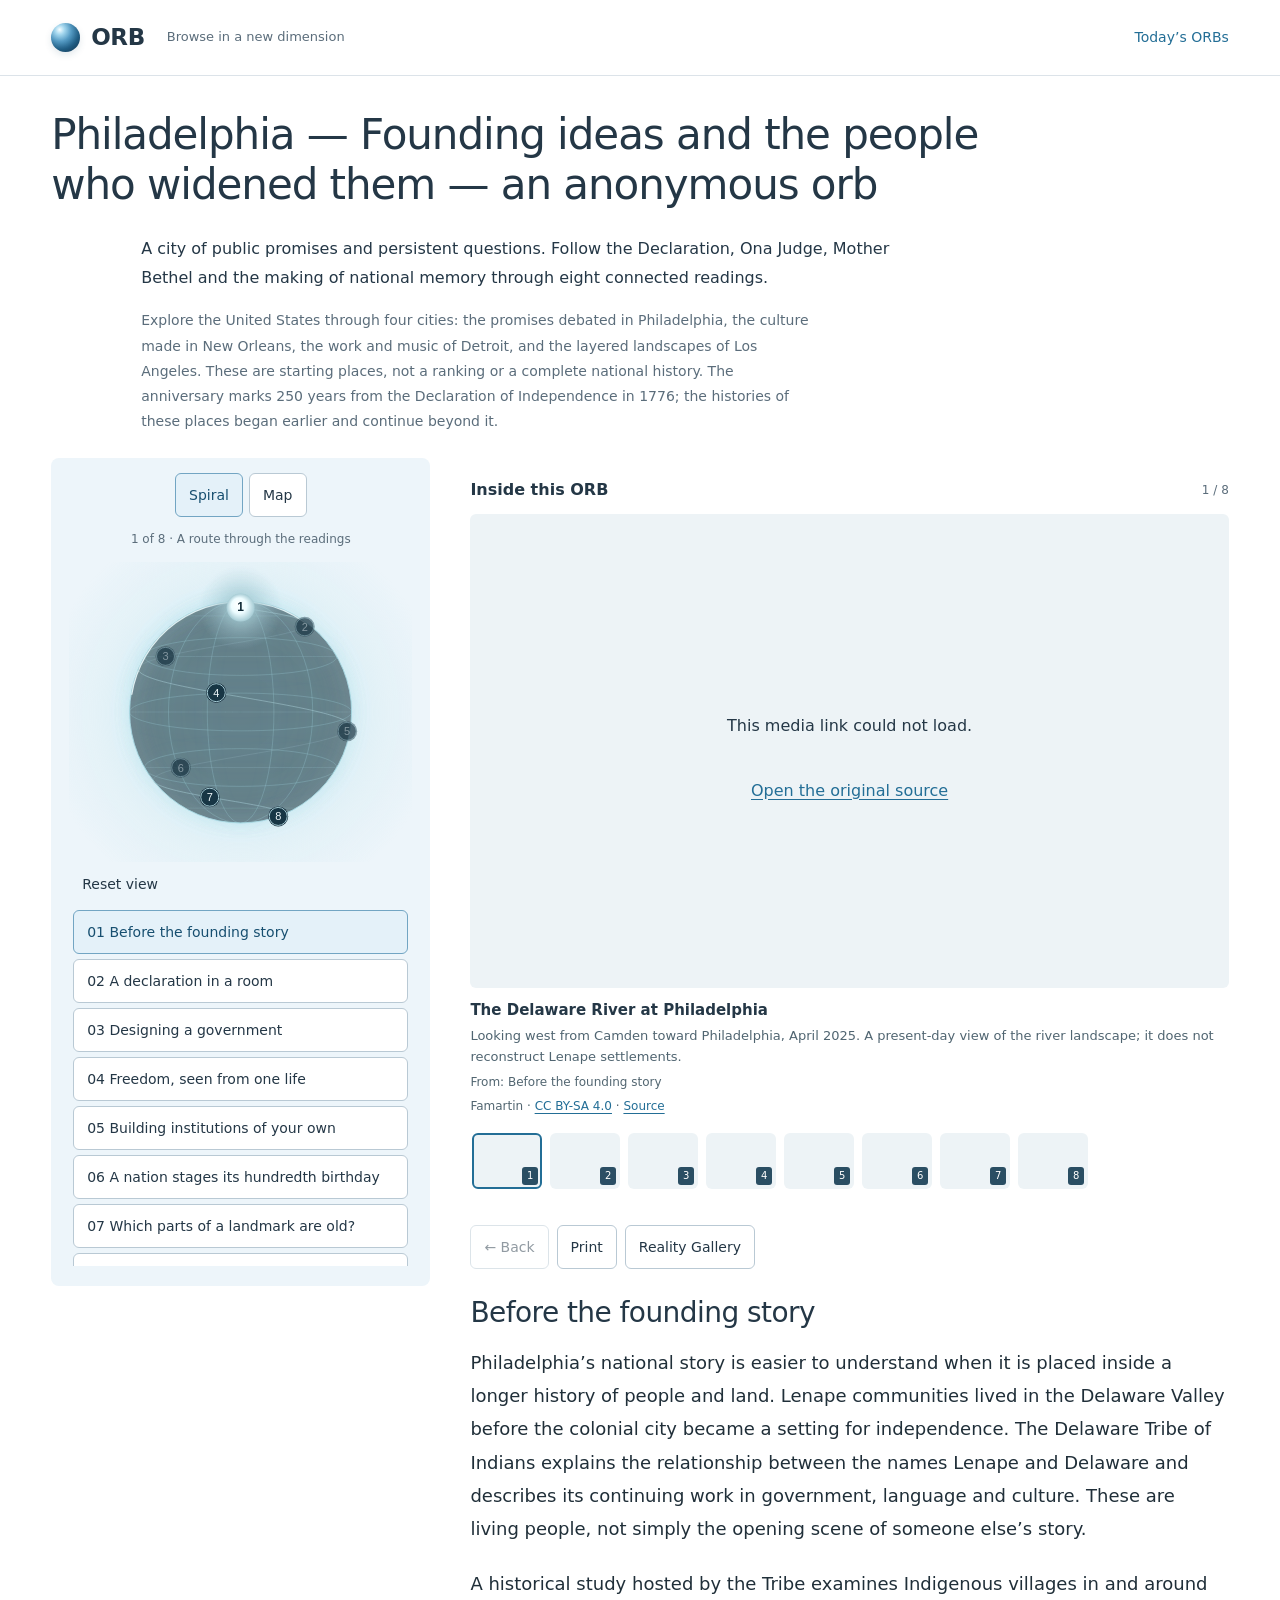
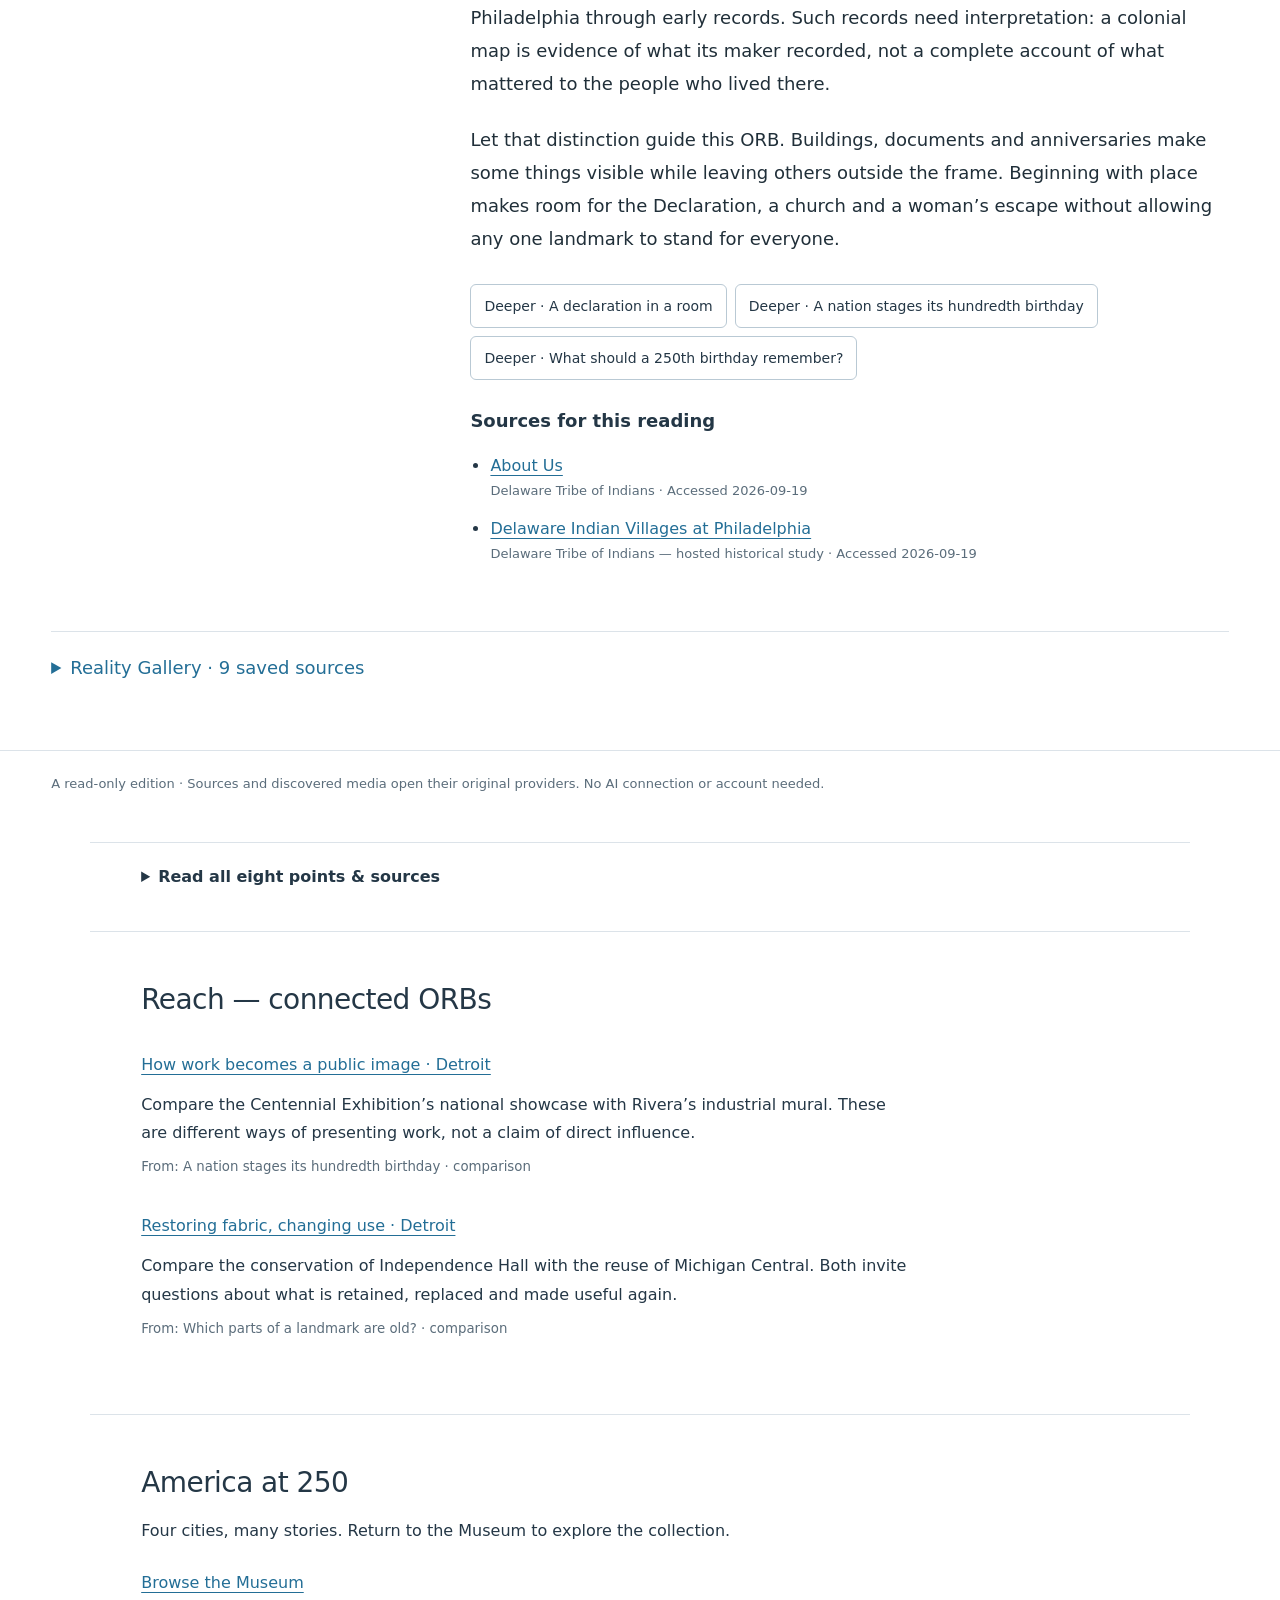
<file: index.html>
<!doctype html><html lang="en"><head><meta charset="utf-8"><meta name="viewport" content="width=device-width,initial-scale=1"><meta name="description" content="A city of public promises and persistent questions. Follow the Declaration, Ona Judge, Mother Bethel and the making of national memory through eight connected readings."><meta name="theme-color" content="#edf5fa"><title>Philadelphia — Founding ideas and the people who widened them · Orbiversity</title><link rel="stylesheet" href="museum-reader.css"><link rel="stylesheet" href="city-reader.css"><link rel="canonical" href="https://orbiversity.com/us250-philadelphia/"><link rel="icon" href="data:,">
<!-- orb-discovery:start -->
<meta property="og:site_name" content="Orbiversity">
<meta property="og:type" content="article">
<meta property="og:title" content="Philadelphia — Founding ideas and the people who widened them">
<meta property="og:description" content="A city of public promises and persistent questions. Follow the Declaration, Ona Judge, Mother Bethel and the making of national memory through eight connected readings.">
<meta property="og:url" content="https://orbiversity.com/us250-philadelphia/">
<meta property="og:image" content="https://orbiversity.com/us250-philadelphia/photo.jpg">
<meta property="og:image:alt" content="Philadelphia — Founding ideas and the people who widened them">
<meta name="twitter:card" content="summary_large_image">
<meta name="twitter:title" content="Philadelphia — Founding ideas and the people who widened them">
<meta name="twitter:description" content="A city of public promises and persistent questions. Follow the Declaration, Ona Judge, Mother Bethel and the making of national memory through eight connected readings.">
<meta name="twitter:image" content="https://orbiversity.com/us250-philadelphia/photo.jpg">
<meta name="twitter:image:alt" content="Philadelphia — Founding ideas and the people who widened them">
<script type="application/ld+json">{"@context":"https://schema.org","@type":"LearningResource","@id":"https://orbiversity.com/us250-philadelphia/#guide","url":"https://orbiversity.com/us250-philadelphia/","name":"Philadelphia — Founding ideas and the people who widened them","description":"A city of public promises and persistent questions. Follow the Declaration, Ona Judge, Mother Bethel and the making of national memory through eight connected readings.","inLanguage":"en","learningResourceType":"Interactive history guide","isAccessibleForFree":true,"image":"https://orbiversity.com/us250-philadelphia/photo.jpg","about":{"@type":"Place","name":"philadelphia"},"isPartOf":{"@type":"CollectionPage","name":"Orbiversity — HTML Orb Museum","url":"https://orbiversity.com/orb-archive/"},"datePublished":"2026-09-19"}</script>
<script type="module" src="https://orbiversity.com/orb-analytics.mjs"></script>
<!-- orb-discovery:end -->
</head><body><div id="static-reader"><header><a href="https://orbiversity.com/orb-archive/">Orbiversity</a><a href="https://orbiversity.com/orb-archive/#todays-orbs">Today’s ORBs</a></header><h1>Philadelphia — Founding ideas and the people who widened them</h1><section class="city-introduction"><p>A city of public promises and persistent questions. Follow the Declaration, Ona Judge, Mother Bethel and the making of national memory through eight connected readings.</p><p>Explore the United States through four cities: the promises debated in Philadelphia, the culture made in New Orleans, the work and music of Detroit, and the layered landscapes of Los Angeles. These are starting places, not a ranking or a complete national history. The anniversary marks 250 years from the Declaration of Independence in 1776; the histories of these places began earlier and continue beyond it.</p></section><nav class="city-static-index" aria-label="All eight readings"><a href="#us250-philadelphia-p01">Before the founding story</a><a href="#us250-philadelphia-p02">A declaration in a room</a><a href="#us250-philadelphia-p03">Designing a government</a><a href="#us250-philadelphia-p04">Freedom, seen from one life</a><a href="#us250-philadelphia-p05">Building institutions of your own</a><a href="#us250-philadelphia-p06">A nation stages its hundredth birthday</a><a href="#us250-philadelphia-p07">Which parts of a landmark are old?</a><a href="#us250-philadelphia-p08">What should a 250th birthday remember?</a></nav><div id="complete-readings"><article id="us250-philadelphia-p01" class="city-full-point"><h2>Before the founding story</h2><p>Philadelphia’s national story is easier to understand when it is placed inside a longer history of people and land. Lenape communities lived in the Delaware Valley before the colonial city became a setting for independence. The Delaware Tribe of Indians explains the relationship between the names Lenape and Delaware and describes its continuing work in government, language and culture. These are living people, not simply the opening scene of someone else’s story.</p><p>A historical study hosted by the Tribe examines Indigenous villages in and around Philadelphia through early records. Such records need interpretation: a colonial map is evidence of what its maker recorded, not a complete account of what mattered to the people who lived there.</p><p>Let that distinction guide this ORB. Buildings, documents and anniversaries make some things visible while leaving others outside the frame. Beginning with place makes room for the Declaration, a church and a woman’s escape without allowing any one landmark to stand for everyone.</p><h3>Sources for this reading</h3><ul class="city-sources"><li><a href="https://delawaretribe.org/about-us/">About Us</a><small>Delaware Tribe of Indians · Accessed 2026-09-19</small></li><li><a href="https://delawaretribe.org/wp-content/uploads/IndVillagesPhilly-Wes2.pdf">Delaware Indian Villages at Philadelphia</a><small>Delaware Tribe of Indians — hosted historical study · Accessed 2026-09-19</small></li></ul></article><article id="us250-philadelphia-p02" class="city-full-point"><h2>A declaration in a room</h2><p>On July 4, 1776, the Continental Congress adopted the Declaration of Independence. The familiar engrossed parchment was signed beginning on August 2; adoption and signing were related events, not one single moment. A document that seems fixed in a display case emerged through drafting, debate, printing and circulation.</p><p>Its political argument joined a claim about human equality to a statement that the colonies would be independent states. That combination helps explain its enduring importance: it announced a particular break with Britain while using language that later readers could apply more widely. Reading its words is different from assuming everyone in 1776 enjoyed the freedom they described.</p><p>For this collection, the useful question is what people did with a promise once it existed in public. Follow the Constitution to examine institutional design, or Ona Judge to encounter freedom as a decision made under danger. The distance between an ideal and a life is part of the history.</p><h3>Sources for this reading</h3><ul class="city-sources"><li><a href="https://www.archives.gov/milestone-documents/declaration-of-independence">Declaration of Independence (1776)</a><small>National Archives · Accessed 2026-09-19</small></li></ul></article><article id="us250-philadelphia-p03" class="city-full-point"><h2>Designing a government</h2><p>Declaring independence did not, by itself, specify how a national government would make laws, execute them or judge disputes. The Constitution signed in 1787 addressed a different task: assigning powers and creating institutions. Its first three articles establish legislative, executive and judicial branches. A reader can follow those divisions in the document itself rather than treating “the founders” as a single voice.</p><p>Institutional design also records limits and compromises. The original text included provisions protecting slavery’s interests, even without using the word slavery. A structure can distribute authority while still excluding people from its benefits. Later amendments are therefore part of the constitutional story, not merely footnotes to a finished achievement.</p><p>Try reading one provision as a practical arrangement: who receives power, who checks its exercise, and whose position is left unresolved? Philadelphia offers both an inspiring act of political invention and a document that invites close examination of what was built into it.</p><h3>Sources for this reading</h3><ul class="city-sources"><li><a href="https://www.archives.gov/milestone-documents/constitution">Constitution of the United States (1787)</a><small>National Archives · Accessed 2026-09-19</small></li></ul></article><article id="us250-philadelphia-p04" class="city-full-point"><h2>Freedom, seen from one life</h2><p>In May 1796, Ona Judge escaped enslavement at the President’s House in Philadelphia. She had served in George and Martha Washington’s household. The National Park Service traces her departure and subsequent life in New Hampshire, including the continuing threat posed by attempts to return her to slavery.</p><p>Her story changes the scale of the city’s founding narrative. Here, freedom is not a word on a public document or a quality attributed to an entire nation. It is something a person pursued, with consequences for her work, family and safety. Her survival and choices belong at the center of the account; the household she left supplies context rather than the sole reason she matters.</p><p>This reading does not depend on the contents of any present-day exhibition panel. It points to a documented life. Set it beside the Declaration and ask a precise question: what does the language of liberty look like when read from the position of someone denied it?</p><h3>Sources for this reading</h3><ul class="city-sources"><li><a href="https://home.nps.gov/articles/independence-oneyjudge.htm">Ona Judge Escapes to Freedom</a><small>National Park Service · Accessed 2026-09-19</small></li></ul></article><article id="us250-philadelphia-p05" class="city-full-point"><h2>Building institutions of your own</h2><p>Mother Bethel’s own history describes the conversion of a blacksmith’s shop into a place of worship and its dedication in 1794. The congregation’s successive buildings tell a story of institution-building: a community making durable space for religious life and collective purpose. Richard Allen’s role matters, but the congregation is more than the biography of one founder.</p><p>Sarah Allen widens the view. The National Park Service’s account connects her with care during Philadelphia’s yellow-fever crisis and with antislavery work. Attending to that work helps recover the households, relationships and practical support behind a public institution.</p><p>A useful way to read this history is to ask what people could accomplish together that they could not accomplish alone. A building provided a meeting place; sustained organization provided continuity. The city’s contribution to American civic life includes people creating their own institutions when existing ones denied them equal standing. Follow the sources to keep those contributions specific.</p><h3>Sources for this reading</h3><ul class="city-sources"><li><a href="https://motherbethel.org/mother-bethel-the-four-churches/">Mother Bethel: The Four Churches</a><small>Mother Bethel AME Church · Accessed 2026-09-19</small></li><li><a href="https://www.nps.gov/articles/000/inde-sarah-allen-1849.htm">Sarah Allen, 1849</a><small>National Park Service · Accessed 2026-09-19</small></li></ul></article><article id="us250-philadelphia-p06" class="city-full-point"><h2>A nation stages its hundredth birthday</h2><p>Philadelphia hosted the Centennial Exposition in 1876, one hundred years after the Declaration. The Library of Congress preserves photographs and other visual material from the exhibition. These offer an opportunity to examine how a country presents itself: what it displays, how it arranges a visitor’s attention, and what it treats as an achievement.</p><p>Choose one image from the collection and begin with what is actually visible. Is it a building, an exhibit, a crowd or a carefully arranged view? A photograph can document an object while also participating in the celebration around it. Its date, caption and maker help determine what it can support.</p><p>The interpretive question is larger than whether the exhibition looked impressive. Which version of the nation did it make easy to see? Which experiences would require a different source? An anniversary is itself a historical object. That idea will reappear in Detroit, where Rivera’s murals make work visible through an artist’s choices.</p><h3>Sources for this reading</h3><ul class="city-sources"><li><a href="https://www.loc.gov/free-to-use/centennial-exposition-1876/">Centennial Exposition, 1876</a><small>Library of Congress · Accessed 2026-09-19</small></li></ul></article><article id="us250-philadelphia-p07" class="city-full-point"><h2>Which parts of a landmark are old?</h2><p>Independence Hall is a historic building with a history of alteration and restoration. The National Park Service’s architectural account describes changes made after the founding period, including a nineteenth-century replacement of the tower and later efforts to recover earlier appearances. The building encountered by a visitor is not an untouched room preserved outside time.</p><p>That does not make it less valuable. It makes preservation another story to read. A restorer must decide which period to represent, which physical evidence to trust and how to handle missing fabric. An archival picture, a reconstructed feature and surviving material answer different questions.</p><p>Look at a dated image beside a present-day view and identify one feature whose history you can verify. This small exercise makes a large principle tangible: public memory is maintained through decisions. The people who preserve a landmark help shape how later generations encounter it, just as the people who once worked inside shaped its first meanings.</p><h3>Sources for this reading</h3><ul class="city-sources"><li><a href="https://www.nps.gov/inde/learn/historyculture/places-independencehall-architecture.htm">Independence Hall: Architecture</a><small>National Park Service · Accessed 2026-09-19</small></li></ul></article><article id="us250-philadelphia-p08" class="city-full-point"><h2>What should a 250th birthday remember?</h2><p>The 250-year anniversary invites a choice about attention. One possible celebration centers the achievement of independence. Another follows the ways people tried to widen the freedom it promised. The readings in this ORB suggest that these approaches can be held together through specific evidence rather than an uncomplicated verdict about the past.</p><p>You have encountered a national document, a government’s design, Ona Judge’s decision, a community institution and the later preservation of a founding landmark. They are different kinds of historical evidence. No single one can do the work of all the others.</p><p>Here is an editorial invitation, not a claim of public consensus: choose one person, object or place that deserves a larger role in the next telling of Philadelphia’s story. Explain what your source shows and what it leaves uncertain. A thoughtful celebration can express gratitude for what people made while remaining curious about who is still missing from the picture.</p><h3>Sources for this reading</h3><ul class="city-sources"><li><a href="https://www.archives.gov/milestone-documents/declaration-of-independence">Declaration of Independence (1776)</a><small>National Archives · Accessed 2026-09-19</small></li><li><a href="https://www.loc.gov/free-to-use/centennial-exposition-1876/">Centennial Exposition, 1876</a><small>Library of Congress · Accessed 2026-09-19</small></li></ul></article></div><section class="city-reaches"><h2>Reach — connected ORBs</h2><ul><li><a href="https://orbiversity.com/us250-detroit/#us250-detroit-p04">How work becomes a public image · Detroit</a><p>Compare the Centennial Exhibition’s national showcase with Rivera’s industrial mural. These are different ways of presenting work, not a claim of direct influence.</p><small>From: A nation stages its hundredth birthday · comparison</small></li><li><a href="https://orbiversity.com/us250-detroit/#us250-detroit-p07">Restoring fabric, changing use · Detroit</a><p>Compare the conservation of Independence Hall with the reuse of Michigan Central. Both invite questions about what is retained, replaced and made useful again.</p><small>From: Which parts of a landmark are old? · comparison</small></li></ul></section><section class="city-collection"><h2>America at 250</h2><p>Four cities, many stories. Return to the Museum to explore the collection.</p><a href="https://orbiversity.com/orb-archive/#todays-orbs">Browse the Museum</a></section></div><script type="application/json" id="orb-data">{"content":{"contentVersion":2,"title":"Philadelphia — Founding ideas and the people who widened them","scope":"A city of public promises and persistent questions. Follow the Declaration, Ona Judge, Mother Bethel and the making of national memory through eight connected readings.","visualQuery":"philadelphia","intent":{"subject":"Philadelphia — Founding ideas and the people who widened them","direction":"Explore eight city histories through people, places and evidence.","perspective":"A curious visitor to America at 250; celebration with historical context.","origins":{"subject":"stated","direction":"inferred","perspective":"inferred"}},"form":"explore","axes":{"x":{"negative":"","positive":"","active":false,"reason":"No unsupported spatial contrast or chronology is assigned."},"y":{"negative":"","positive":"","active":false,"reason":"No unsupported spatial contrast or chronology is assigned."},"z":{"negative":"","positive":"","active":false,"reason":"No unsupported spatial contrast or chronology is assigned."}},"readings":[{"id":"us250-philadelphia-p01","label":"Before the founding story","text":"Philadelphia’s national story is easier to understand when it is placed inside a longer history of people and land. Lenape communities lived in the Delaware Valley before the colonial city became a setting for independence. The Delaware Tribe of Indians explains the relationship between the names Lenape and Delaware and describes its continuing work in government, language and culture. These are living people, not simply the opening scene of someone else’s story.\n\nA historical study hosted by the Tribe examines Indigenous villages in and around Philadelphia through early records. Such records need interpretation: a colonial map is evidence of what its maker recorded, not a complete account of what mattered to the people who lived there.\n\nLet that distinction guide this ORB. Buildings, documents and anniversaries make some things visible while leaving others outside the frame. Beginning with place makes room for the Declaration, a church and a woman’s escape without allowing any one landmark to stand for everyone.","kind":"fact","speaker":"","learn":"","visualQuery":"Philadelphia Delaware River","visualBrief":{"subject":"Philadelphia Delaware River","context":"Real source imagery related to the named place or object. Read captions for date and exact subject.","role":"subject","avoid":"Generated portraits, generic substitute skylines or a modern photograph presented as historical evidence."},"coordinates":{"x":null,"y":null,"z":null},"placementReason":"Broad city/place context; entry to the authored reading tree.","parent":-1,"next":-1},{"id":"us250-philadelphia-p02","label":"A declaration in a room","text":"On July 4, 1776, the Continental Congress adopted the Declaration of Independence. The familiar engrossed parchment was signed beginning on August 2; adoption and signing were related events, not one single moment. A document that seems fixed in a display case emerged through drafting, debate, printing and circulation.\n\nIts political argument joined a claim about human equality to a statement that the colonies would be independent states. That combination helps explain its enduring importance: it announced a particular break with Britain while using language that later readers could apply more widely. Reading its words is different from assuming everyone in 1776 enjoyed the freedom they described.\n\nFor this collection, the useful question is what people did with a promise once it existed in public. Follow the Constitution to examine institutional design, or Ona Judge to encounter freedom as a decision made under danger. The distance between an ideal and a life is part of the history.","kind":"fact","speaker":"","learn":"","visualQuery":"Independence Hall Philadelphia","visualBrief":{"subject":"Independence Hall Philadelphia","context":"Real source imagery related to the named place or object. Read captions for date and exact subject.","role":"subject","avoid":"Generated portraits, generic substitute skylines or a modern photograph presented as historical evidence."},"coordinates":{"x":null,"y":null,"z":null},"placementReason":"A named case within the city context or its stated broader point.","parent":0,"next":-1},{"id":"us250-philadelphia-p03","label":"Designing a government","text":"Declaring independence did not, by itself, specify how a national government would make laws, execute them or judge disputes. The Constitution signed in 1787 addressed a different task: assigning powers and creating institutions. Its first three articles establish legislative, executive and judicial branches. A reader can follow those divisions in the document itself rather than treating “the founders” as a single voice.\n\nInstitutional design also records limits and compromises. The original text included provisions protecting slavery’s interests, even without using the word slavery. A structure can distribute authority while still excluding people from its benefits. Later amendments are therefore part of the constitutional story, not merely footnotes to a finished achievement.\n\nTry reading one provision as a practical arrangement: who receives power, who checks its exercise, and whose position is left unresolved? Philadelphia offers both an inspiring act of political invention and a document that invites close examination of what was built into it.","kind":"fact","speaker":"","learn":"","visualQuery":"United States Constitution document","visualBrief":{"subject":"United States Constitution document","context":"Real source imagery related to the named place or object. Read captions for date and exact subject.","role":"subject","avoid":"Generated portraits, generic substitute skylines or a modern photograph presented as historical evidence."},"coordinates":{"x":null,"y":null,"z":null},"placementReason":"A named case within the city context or its stated broader point.","parent":1,"next":-1},{"id":"us250-philadelphia-p04","label":"Freedom, seen from one life","text":"In May 1796, Ona Judge escaped enslavement at the President’s House in Philadelphia. She had served in George and Martha Washington’s household. The National Park Service traces her departure and subsequent life in New Hampshire, including the continuing threat posed by attempts to return her to slavery.\n\nHer story changes the scale of the city’s founding narrative. Here, freedom is not a word on a public document or a quality attributed to an entire nation. It is something a person pursued, with consequences for her work, family and safety. Her survival and choices belong at the center of the account; the household she left supplies context rather than the sole reason she matters.\n\nThis reading does not depend on the contents of any present-day exhibition panel. It points to a documented life. Set it beside the Declaration and ask a precise question: what does the language of liberty look like when read from the position of someone denied it?","kind":"fact","speaker":"","learn":"","visualQuery":"Presidents House Philadelphia","visualBrief":{"subject":"Presidents House Philadelphia","context":"Real source imagery related to the named place or object. Read captions for date and exact subject.","role":"subject","avoid":"Generated portraits, generic substitute skylines or a modern photograph presented as historical evidence."},"coordinates":{"x":null,"y":null,"z":null},"placementReason":"A named case within the city context or its stated broader point.","parent":1,"next":-1},{"id":"us250-philadelphia-p05","label":"Building institutions of your own","text":"Mother Bethel’s own history describes the conversion of a blacksmith’s shop into a place of worship and its dedication in 1794. The congregation’s successive buildings tell a story of institution-building: a community making durable space for religious life and collective purpose. Richard Allen’s role matters, but the congregation is more than the biography of one founder.\n\nSarah Allen widens the view. The National Park Service’s account connects her with care during Philadelphia’s yellow-fever crisis and with antislavery work. Attending to that work helps recover the households, relationships and practical support behind a public institution.\n\nA useful way to read this history is to ask what people could accomplish together that they could not accomplish alone. A building provided a meeting place; sustained organization provided continuity. The city’s contribution to American civic life includes people creating their own institutions when existing ones denied them equal standing. Follow the sources to keep those contributions specific.","kind":"fact","speaker":"","learn":"","visualQuery":"Mother Bethel Philadelphia","visualBrief":{"subject":"Mother Bethel Philadelphia","context":"Real source imagery related to the named place or object. Read captions for date and exact subject.","role":"subject","avoid":"Generated portraits, generic substitute skylines or a modern photograph presented as historical evidence."},"coordinates":{"x":null,"y":null,"z":null},"placementReason":"A named case within the city context or its stated broader point.","parent":1,"next":-1},{"id":"us250-philadelphia-p06","label":"A nation stages its hundredth birthday","text":"Philadelphia hosted the Centennial Exposition in 1876, one hundred years after the Declaration. The Library of Congress preserves photographs and other visual material from the exhibition. These offer an opportunity to examine how a country presents itself: what it displays, how it arranges a visitor’s attention, and what it treats as an achievement.\n\nChoose one image from the collection and begin with what is actually visible. Is it a building, an exhibit, a crowd or a carefully arranged view? A photograph can document an object while also participating in the celebration around it. Its date, caption and maker help determine what it can support.\n\nThe interpretive question is larger than whether the exhibition looked impressive. Which version of the nation did it make easy to see? Which experiences would require a different source? An anniversary is itself a historical object. That idea will reappear in Detroit, where Rivera’s murals make work visible through an artist’s choices.","kind":"fact","speaker":"","learn":"","visualQuery":"Philadelphia Centennial Exhibition 1876","visualBrief":{"subject":"Philadelphia Centennial Exhibition 1876","context":"Real source imagery related to the named place or object. Read captions for date and exact subject.","role":"subject","avoid":"Generated portraits, generic substitute skylines or a modern photograph presented as historical evidence."},"coordinates":{"x":null,"y":null,"z":null},"placementReason":"A named case within the city context or its stated broader point.","parent":0,"next":-1},{"id":"us250-philadelphia-p07","label":"Which parts of a landmark are old?","text":"Independence Hall is a historic building with a history of alteration and restoration. The National Park Service’s architectural account describes changes made after the founding period, including a nineteenth-century replacement of the tower and later efforts to recover earlier appearances. The building encountered by a visitor is not an untouched room preserved outside time.\n\nThat does not make it less valuable. It makes preservation another story to read. A restorer must decide which period to represent, which physical evidence to trust and how to handle missing fabric. An archival picture, a reconstructed feature and surviving material answer different questions.\n\nLook at a dated image beside a present-day view and identify one feature whose history you can verify. This small exercise makes a large principle tangible: public memory is maintained through decisions. The people who preserve a landmark help shape how later generations encounter it, just as the people who once worked inside shaped its first meanings.","kind":"fact","speaker":"","learn":"","visualQuery":"Independence Hall tower","visualBrief":{"subject":"Independence Hall tower","context":"Real source imagery related to the named place or object. Read captions for date and exact subject.","role":"subject","avoid":"Generated portraits, generic substitute skylines or a modern photograph presented as historical evidence."},"coordinates":{"x":null,"y":null,"z":null},"placementReason":"A named case within the city context or its stated broader point.","parent":5,"next":-1},{"id":"us250-philadelphia-p08","label":"What should a 250th birthday remember?","text":"The 250-year anniversary invites a choice about attention. One possible celebration centers the achievement of independence. Another follows the ways people tried to widen the freedom it promised. The readings in this ORB suggest that these approaches can be held together through specific evidence rather than an uncomplicated verdict about the past.\n\nYou have encountered a national document, a government’s design, Ona Judge’s decision, a community institution and the later preservation of a founding landmark. They are different kinds of historical evidence. No single one can do the work of all the others.\n\nHere is an editorial invitation, not a claim of public consensus: choose one person, object or place that deserves a larger role in the next telling of Philadelphia’s story. Explain what your source shows and what it leaves uncertain. A thoughtful celebration can express gratitude for what people made while remaining curious about who is still missing from the picture.","kind":"interpretation","speaker":"","learn":"","visualQuery":"Philadelphia public square","visualBrief":{"subject":"Philadelphia public square","context":"Real source imagery related to the named place or object. Read captions for date and exact subject.","role":"subject","avoid":"Generated portraits, generic substitute skylines or a modern photograph presented as historical evidence."},"coordinates":{"x":null,"y":null,"z":null},"placementReason":"A named case within the city context or its stated broader point.","parent":0,"next":-1}],"edges":[{"from":"us250-philadelphia-p01","to":"us250-philadelphia-p02","relation":"contains","reason":"A specific case within this city’s layered place history.","basis":"interpretation"},{"from":"us250-philadelphia-p02","to":"us250-philadelphia-p03","relation":"contains","reason":"A deeper case within the broader reading.","basis":"interpretation"},{"from":"us250-philadelphia-p02","to":"us250-philadelphia-p04","relation":"contains","reason":"A deeper case within the broader reading.","basis":"interpretation"},{"from":"us250-philadelphia-p02","to":"us250-philadelphia-p05","relation":"contains","reason":"A deeper case within the broader reading.","basis":"interpretation"},{"from":"us250-philadelphia-p01","to":"us250-philadelphia-p06","relation":"contains","reason":"A specific case within this city’s layered place history.","basis":"interpretation"},{"from":"us250-philadelphia-p06","to":"us250-philadelphia-p07","relation":"contains","reason":"A deeper case within the broader reading.","basis":"interpretation"},{"from":"us250-philadelphia-p01","to":"us250-philadelphia-p08","relation":"contains","reason":"A specific case within this city’s layered place history.","basis":"interpretation"}],"speakers":[],"seam":{"title":"","text":"","readings":[]},"theme":{"accent":"mist","atmosphere":"The shared Orbiversity pale blue studio."},"courseOrder":[],"neighbors":[],"sources":[{"title":"About Us","url":"https://delawaretribe.org/about-us/","publisher":"Delaware Tribe of Indians","readings":[0]},{"title":"Delaware Indian Villages at Philadelphia","url":"https://delawaretribe.org/wp-content/uploads/IndVillagesPhilly-Wes2.pdf","publisher":"Delaware Tribe of Indians — hosted historical study","readings":[0]},{"title":"Declaration of Independence (1776)","url":"https://www.archives.gov/milestone-documents/declaration-of-independence","publisher":"National Archives","readings":[1,7]},{"title":"Constitution of the United States (1787)","url":"https://www.archives.gov/milestone-documents/constitution","publisher":"National Archives","readings":[2]},{"title":"Ona Judge Escapes to Freedom","url":"https://home.nps.gov/articles/independence-oneyjudge.htm","publisher":"National Park Service","readings":[3]},{"title":"Mother Bethel: The Four Churches","url":"https://motherbethel.org/mother-bethel-the-four-churches/","publisher":"Mother Bethel AME Church","readings":[4]},{"title":"Sarah Allen, 1849","url":"https://www.nps.gov/articles/000/inde-sarah-allen-1849.htm","publisher":"National Park Service","readings":[4]},{"title":"Centennial Exposition, 1876","url":"https://www.loc.gov/free-to-use/centennial-exposition-1876/","publisher":"Library of Congress","readings":[5,7]},{"title":"Independence Hall: Architecture","url":"https://www.nps.gov/inde/learn/historyculture/places-independencehall-architecture.htm","publisher":"National Park Service","readings":[6]}]},"language":"en","museum":{"attribution":"anonymous","category":"History & Culture","tags":["United States","America at 250","philadelphia"],"library":[{"title":"About Us","url":"https://delawaretribe.org/about-us/","type":"Historical source","publisher":"Delaware Tribe of Indians","nodes":["us250-philadelphia-p01"]},{"title":"Delaware Indian Villages at Philadelphia","url":"https://delawaretribe.org/wp-content/uploads/IndVillagesPhilly-Wes2.pdf","type":"Historical source","publisher":"Delaware Tribe of Indians — hosted historical study","nodes":["us250-philadelphia-p01"]},{"title":"Declaration of Independence (1776)","url":"https://www.archives.gov/milestone-documents/declaration-of-independence","type":"Historical source","publisher":"National Archives","nodes":["us250-philadelphia-p02","us250-philadelphia-p08"]},{"title":"Constitution of the United States (1787)","url":"https://www.archives.gov/milestone-documents/constitution","type":"Historical source","publisher":"National Archives","nodes":["us250-philadelphia-p03"]},{"title":"Ona Judge Escapes to Freedom","url":"https://home.nps.gov/articles/independence-oneyjudge.htm","type":"Historical source","publisher":"National Park Service","nodes":["us250-philadelphia-p04"]},{"title":"Mother Bethel: The Four Churches","url":"https://motherbethel.org/mother-bethel-the-four-churches/","type":"Historical source","publisher":"Mother Bethel AME Church","nodes":["us250-philadelphia-p05"]},{"title":"Sarah Allen, 1849","url":"https://www.nps.gov/articles/000/inde-sarah-allen-1849.htm","type":"Historical source","publisher":"National Park Service","nodes":["us250-philadelphia-p05"]},{"title":"Centennial Exposition, 1876","url":"https://www.loc.gov/free-to-use/centennial-exposition-1876/","type":"Historical source","publisher":"Library of Congress","nodes":["us250-philadelphia-p06","us250-philadelphia-p08"]},{"title":"Independence Hall: Architecture","url":"https://www.nps.gov/inde/learn/historyculture/places-independencehall-architecture.htm","type":"Historical source","publisher":"National Park Service","nodes":["us250-philadelphia-p07"]}],"audio":[]},"reaches":[{"sourcePoint":{"id":"us250-philadelphia-p06","title":"A nation stages its hundredth birthday"},"target":{"id":"us250-detroit","url":"https://orbiversity.com/us250-detroit/","topic":"Detroit — Making things, making music, remaking a city"},"relation":"comparison","reason":"Compare the Centennial Exhibition’s national showcase with Rivera’s industrial mural. These are different ways of presenting work, not a claim of direct influence.","evidence":[{"url":"https://www.loc.gov/free-to-use/centennial-exposition-1876/","title":"Centennial Exposition, 1876"},{"url":"https://dia.org/riveracourt","title":"Rivera Court"}]},{"sourcePoint":{"id":"us250-philadelphia-p07","title":"Which parts of a landmark are old?"},"target":{"id":"us250-detroit","url":"https://orbiversity.com/us250-detroit/","topic":"Detroit — Making things, making music, remaking a city"},"relation":"comparison","reason":"Compare the conservation of Independence Hall with the reuse of Michigan Central. Both invite questions about what is retained, replaced and made useful again.","evidence":[{"url":"https://www.nps.gov/inde/learn/historyculture/places-independencehall-architecture.htm","title":"Independence Hall: Architecture"},{"url":"https://michigancentral.com/a-new-beginning-ford-to-reopen-michigan-central-station-after-multi-year-historic-restoration/","title":"A New Beginning: Ford to Reopen Michigan Central Station"}]}],"readingImages":[{"node":"us250-philadelphia-p01","title":"The Delaware River at Philadelphia","caption":"Looking west from Camden toward Philadelphia, April 2025. A present-day view of the river landscape; it does not reconstruct Lenape settlements.","source":"https://commons.wikimedia.org/wiki/File:2025-04-12_10_16_27_View_west_across_the_Delaware_River_towards_Center_City_Philadelphia_from_the_Camden_Waterfront_in_Camden,_Camden_County,_New_Jersey.jpg","credit":"Famartin","license":"CC BY-SA 4.0","licenseURL":"https://creativecommons.org/licenses/by-sa/4.0","generated":false,"src":"https://orbiversity.com/orb-archive/point-media-us250-philadelphia-p01.jpg"},{"node":"us250-philadelphia-p02","title":"Independence Hall — historic postcard","caption":"Historic postcard of Independence Hall; date not recorded. This later depiction is not a view of the Declaration’s adoption in 1776.","source":"https://commons.wikimedia.org/wiki/File:Independece_hall.jpg","credit":"Sabold-Herb Co.","license":"Public domain","licenseURL":"https://creativecommons.org/publicdomain/mark/1.0/","generated":false,"src":"https://orbiversity.com/orb-archive/point-media-us250-philadelphia-p02.jpg"},{"node":"us250-philadelphia-p03","title":"The Constitution — first page","caption":"First page of the Constitution of the United States, signed in 1787. The document supplies the visual evidence for this reading about governmental structure.","source":"https://commons.wikimedia.org/wiki/File:Constitution_of_the_United_States_-_DPLA_-_9ca804144bd5965e992ae3528bc3c6a3_(page_1).jpg","credit":"Constitutional Convention","license":"Public domain","licenseURL":"https://creativecommons.org/publicdomain/mark/1.0/","generated":false,"src":"https://orbiversity.com/orb-archive/point-media-us250-philadelphia-p03.jpg"},{"node":"us250-philadelphia-p04","title":"The President’s House — memorial to the enslaved","caption":"The Memorial to the Enslaved at the President’s House site, photographed in June 2022. A place of remembrance connected to Ona Judge’s story, not a portrait of her.","source":"https://commons.wikimedia.org/wiki/File:Presidents_House_Site_-_Enslaved_Memorial_2022-06_(4).jpg","credit":"Kreuz und quer","license":"CC0","licenseURL":"https://creativecommons.org/publicdomain/zero/1.0/deed.en","generated":false,"src":"https://orbiversity.com/orb-archive/point-media-us250-philadelphia-p04.jpg"},{"node":"us250-philadelphia-p05","title":"Mother Bethel A.M.E. Church","caption":"The surviving Mother Bethel church, photographed in 2014. This is a later building in the congregation’s history, not its original converted blacksmith’s shop.","source":"https://commons.wikimedia.org/wiki/File:Mother_Bethel_Philly_a.JPG","credit":"Smallbones","license":"CC0","licenseURL":"https://creativecommons.org/publicdomain/zero/1.0/deed.en","generated":false,"src":"https://orbiversity.com/orb-archive/point-media-us250-philadelphia-p05.jpg"},{"node":"us250-philadelphia-p06","title":"The Centennial Exhibition opens","caption":"Published illustration of opening-day ceremonies at Philadelphia’s Centennial Exhibition, May 10, 1876. Historical artwork rather than a photograph.","source":"https://commons.wikimedia.org/wiki/File:Centennial_Exhibition,_Opening_Day.jpg","credit":"James D. McCabe","license":"Public domain","licenseURL":"https://creativecommons.org/publicdomain/mark/1.0/","generated":false,"src":"https://orbiversity.com/orb-archive/point-media-us250-philadelphia-p06.jpg"},{"node":"us250-philadelphia-p07","title":"Independence Hall’s tower","caption":"The tower of Independence Hall viewed from the south in 2017. Its appearance provides a starting point for examining alteration and restoration.","source":"https://commons.wikimedia.org/wiki/File:Independence_Hall,_Independence_National_Historical_Park,_Philadelphia_PA.jpg","credit":"Julie B. Shepard (Ladycrim)","license":"CC BY-SA 4.0","licenseURL":"https://creativecommons.org/licenses/by-sa/4.0","generated":false,"src":"https://orbiversity.com/orb-archive/point-media-us250-philadelphia-p07.jpg"},{"node":"us250-philadelphia-p08","title":"The Liberty Bell and national memory","caption":"The Liberty Bell displayed across from Independence Hall, October 2016. A present-day symbol for the reading’s question about what an anniversary should remember.","source":"https://commons.wikimedia.org/wiki/File:Liberty_Bell,_2016.jpg","credit":"Phil Roeder","license":"CC BY 2.0","licenseURL":"https://creativecommons.org/licenses/by/2.0","generated":false,"src":"https://orbiversity.com/orb-archive/point-media-us250-philadelphia-p08.jpg"}]}</script><script type="application/json" id="city-metadata">{"id":"us250-philadelphia","title":"Philadelphia — Founding ideas and the people who widened them","summary":"A city of public promises and persistent questions. Follow the Declaration, Ona Judge, Mother Bethel and the making of national memory through eight connected readings.","collection":"America at 250 — Four Cities, Many Stories","pointCount":8,"language":"en","canonical":"https://orbiversity.com/us250-philadelphia/","publicationStatus":"published","idMapping":[{"draftId":"us250-philadelphia.p01","id":"us250-philadelphia-p01"},{"draftId":"us250-philadelphia.p02","id":"us250-philadelphia-p02"},{"draftId":"us250-philadelphia.p03","id":"us250-philadelphia-p03"},{"draftId":"us250-philadelphia.p04","id":"us250-philadelphia-p04"},{"draftId":"us250-philadelphia.p05","id":"us250-philadelphia-p05"},{"draftId":"us250-philadelphia.p06","id":"us250-philadelphia-p06"},{"draftId":"us250-philadelphia.p07","id":"us250-philadelphia-p07"},{"draftId":"us250-philadelphia.p08","id":"us250-philadelphia-p08"}],"sourceRegister":[{"id":"lenape","title":"About Us","publisher":"Delaware Tribe of Indians","url":"https://delawaretribe.org/about-us/","accessedAt":"2026-09-19"},{"id":"philly-land","title":"Delaware Indian Villages at Philadelphia","publisher":"Delaware Tribe of Indians — hosted historical study","url":"https://delawaretribe.org/wp-content/uploads/IndVillagesPhilly-Wes2.pdf","accessedAt":"2026-09-19"},{"id":"declaration","title":"Declaration of Independence (1776)","publisher":"National Archives","url":"https://www.archives.gov/milestone-documents/declaration-of-independence","accessedAt":"2026-09-19"},{"id":"constitution","title":"Constitution of the United States (1787)","publisher":"National Archives","url":"https://www.archives.gov/milestone-documents/constitution","accessedAt":"2026-09-19"},{"id":"ona","title":"Ona Judge Escapes to Freedom","publisher":"National Park Service","url":"https://home.nps.gov/articles/independence-oneyjudge.htm","accessedAt":"2026-09-19"},{"id":"bethel","title":"Mother Bethel: The Four Churches","publisher":"Mother Bethel AME Church","url":"https://motherbethel.org/mother-bethel-the-four-churches/","accessedAt":"2026-09-19"},{"id":"sarah","title":"Sarah Allen, 1849","publisher":"National Park Service","url":"https://www.nps.gov/articles/000/inde-sarah-allen-1849.htm","accessedAt":"2026-09-19"},{"id":"centennial","title":"Centennial Exposition, 1876","publisher":"Library of Congress","url":"https://www.loc.gov/free-to-use/centennial-exposition-1876/","accessedAt":"2026-09-19"},{"id":"hall","title":"Independence Hall: Architecture","publisher":"National Park Service","url":"https://www.nps.gov/inde/learn/historyculture/places-independencehall-architecture.htm","accessedAt":"2026-09-19"}],"sourcePointAssignments":[{"id":"us250-philadelphia-p01","sourceIds":["lenape","philly-land"]},{"id":"us250-philadelphia-p02","sourceIds":["declaration"]},{"id":"us250-philadelphia-p03","sourceIds":["constitution"]},{"id":"us250-philadelphia-p04","sourceIds":["ona"]},{"id":"us250-philadelphia-p05","sourceIds":["bethel","sarah"]},{"id":"us250-philadelphia-p06","sourceIds":["centennial"]},{"id":"us250-philadelphia-p07","sourceIds":["hall"]},{"id":"us250-philadelphia-p08","sourceIds":["declaration","centennial"]}],"authorship":"Original text authored with Codex for the owner; anonymous public credit.","media":{"included":[{"node":"us250-philadelphia-p01","title":"The Delaware River at Philadelphia","caption":"Looking west from Camden toward Philadelphia, April 2025. A present-day view of the river landscape; it does not reconstruct Lenape settlements.","source":"https://commons.wikimedia.org/wiki/File:2025-04-12_10_16_27_View_west_across_the_Delaware_River_towards_Center_City_Philadelphia_from_the_Camden_Waterfront_in_Camden,_Camden_County,_New_Jersey.jpg","credit":"Famartin","license":"CC BY-SA 4.0","licenseURL":"https://creativecommons.org/licenses/by-sa/4.0","generated":false,"src":"https://orbiversity.com/orb-archive/point-media-us250-philadelphia-p01.jpg"},{"node":"us250-philadelphia-p02","title":"Independence Hall — historic postcard","caption":"Historic postcard of Independence Hall; date not recorded. This later depiction is not a view of the Declaration’s adoption in 1776.","source":"https://commons.wikimedia.org/wiki/File:Independece_hall.jpg","credit":"Sabold-Herb Co.","license":"Public domain","licenseURL":"https://creativecommons.org/publicdomain/mark/1.0/","generated":false,"src":"https://orbiversity.com/orb-archive/point-media-us250-philadelphia-p02.jpg"},{"node":"us250-philadelphia-p03","title":"The Constitution — first page","caption":"First page of the Constitution of the United States, signed in 1787. The document supplies the visual evidence for this reading about governmental structure.","source":"https://commons.wikimedia.org/wiki/File:Constitution_of_the_United_States_-_DPLA_-_9ca804144bd5965e992ae3528bc3c6a3_(page_1).jpg","credit":"Constitutional Convention","license":"Public domain","licenseURL":"https://creativecommons.org/publicdomain/mark/1.0/","generated":false,"src":"https://orbiversity.com/orb-archive/point-media-us250-philadelphia-p03.jpg"},{"node":"us250-philadelphia-p04","title":"The President’s House — memorial to the enslaved","caption":"The Memorial to the Enslaved at the President’s House site, photographed in June 2022. A place of remembrance connected to Ona Judge’s story, not a portrait of her.","source":"https://commons.wikimedia.org/wiki/File:Presidents_House_Site_-_Enslaved_Memorial_2022-06_(4).jpg","credit":"Kreuz und quer","license":"CC0","licenseURL":"https://creativecommons.org/publicdomain/zero/1.0/deed.en","generated":false,"src":"https://orbiversity.com/orb-archive/point-media-us250-philadelphia-p04.jpg"},{"node":"us250-philadelphia-p05","title":"Mother Bethel A.M.E. Church","caption":"The surviving Mother Bethel church, photographed in 2014. This is a later building in the congregation’s history, not its original converted blacksmith’s shop.","source":"https://commons.wikimedia.org/wiki/File:Mother_Bethel_Philly_a.JPG","credit":"Smallbones","license":"CC0","licenseURL":"https://creativecommons.org/publicdomain/zero/1.0/deed.en","generated":false,"src":"https://orbiversity.com/orb-archive/point-media-us250-philadelphia-p05.jpg"},{"node":"us250-philadelphia-p06","title":"The Centennial Exhibition opens","caption":"Published illustration of opening-day ceremonies at Philadelphia’s Centennial Exhibition, May 10, 1876. Historical artwork rather than a photograph.","source":"https://commons.wikimedia.org/wiki/File:Centennial_Exhibition,_Opening_Day.jpg","credit":"James D. McCabe","license":"Public domain","licenseURL":"https://creativecommons.org/publicdomain/mark/1.0/","generated":false,"src":"https://orbiversity.com/orb-archive/point-media-us250-philadelphia-p06.jpg"},{"node":"us250-philadelphia-p07","title":"Independence Hall’s tower","caption":"The tower of Independence Hall viewed from the south in 2017. Its appearance provides a starting point for examining alteration and restoration.","source":"https://commons.wikimedia.org/wiki/File:Independence_Hall,_Independence_National_Historical_Park,_Philadelphia_PA.jpg","credit":"Julie B. Shepard (Ladycrim)","license":"CC BY-SA 4.0","licenseURL":"https://creativecommons.org/licenses/by-sa/4.0","generated":false,"src":"https://orbiversity.com/orb-archive/point-media-us250-philadelphia-p07.jpg"},{"node":"us250-philadelphia-p08","title":"The Liberty Bell and national memory","caption":"The Liberty Bell displayed across from Independence Hall, October 2016. A present-day symbol for the reading’s question about what an anniversary should remember.","source":"https://commons.wikimedia.org/wiki/File:Liberty_Bell,_2016.jpg","credit":"Phil Roeder","license":"CC BY 2.0","licenseURL":"https://creativecommons.org/licenses/by/2.0","generated":false,"src":"https://orbiversity.com/orb-archive/point-media-us250-philadelphia-p08.jpg"}],"generated":[],"note":"Eight point-specific images with source credits. No narration or video was added."},"checkedConnections":[{"sourcePoint":{"id":"us250-philadelphia-p06","title":"A nation stages its hundredth birthday"},"target":{"id":"us250-detroit","url":"https://orbiversity.com/us250-detroit/","topic":"Detroit — Making things, making music, remaking a city"},"targetPoint":"us250-detroit-p04","relation":"comparison","label":"How work becomes a public image","reason":"Compare the Centennial Exhibition’s national showcase with Rivera’s industrial mural. These are different ways of presenting work, not a claim of direct influence.","evidence":[{"url":"https://www.loc.gov/free-to-use/centennial-exposition-1876/","title":"Centennial Exposition, 1876"},{"url":"https://dia.org/riveracourt","title":"Rivera Court"}]},{"sourcePoint":{"id":"us250-philadelphia-p07","title":"Which parts of a landmark are old?"},"target":{"id":"us250-detroit","url":"https://orbiversity.com/us250-detroit/","topic":"Detroit — Making things, making music, remaking a city"},"targetPoint":"us250-detroit-p07","relation":"comparison","label":"Restoring fabric, changing use","reason":"Compare the conservation of Independence Hall with the reuse of Michigan Central. Both invite questions about what is retained, replaced and made useful again.","evidence":[{"url":"https://www.nps.gov/inde/learn/historyculture/places-independencehall-architecture.htm","title":"Independence Hall: Architecture"},{"url":"https://michigancentral.com/a-new-beginning-ford-to-reopen-michigan-central-station-after-multi-year-historic-restoration/","title":"A New Beginning: Ford to Reopen Michigan Central Station"}]}]}</script><script type="application/json" id="orb-reaches">{"schemaVersion":1,"reaches":[{"sourcePoint":{"id":"us250-philadelphia-p06","title":"A nation stages its hundredth birthday"},"target":{"id":"us250-detroit","url":"https://orbiversity.com/us250-detroit/","topic":"Detroit — Making things, making music, remaking a city"},"relation":"comparison","reason":"Compare the Centennial Exhibition’s national showcase with Rivera’s industrial mural. These are different ways of presenting work, not a claim of direct influence.","evidence":[{"url":"https://www.loc.gov/free-to-use/centennial-exposition-1876/","title":"Centennial Exposition, 1876"},{"url":"https://dia.org/riveracourt","title":"Rivera Court"}]},{"sourcePoint":{"id":"us250-philadelphia-p07","title":"Which parts of a landmark are old?"},"target":{"id":"us250-detroit","url":"https://orbiversity.com/us250-detroit/","topic":"Detroit — Making things, making music, remaking a city"},"relation":"comparison","reason":"Compare the conservation of Independence Hall with the reuse of Michigan Central. Both invite questions about what is retained, replaced and made useful again.","evidence":[{"url":"https://www.nps.gov/inde/learn/historyculture/places-independencehall-architecture.htm","title":"Independence Hall: Architecture"},{"url":"https://michigancentral.com/a-new-beginning-ford-to-reopen-michigan-central-station-after-multi-year-historic-restoration/","title":"A New Beginning: Ford to Reopen Michigan Central Station"}]}]}</script><script src="museum-reader-runtime.js"></script><script type="module" src="city-reader.mjs"></script></body></html>
</file>
<file: museum-reader.css>
/* Hosted Museum reader: published content in the shared Orbforma workspace. */
:root{color-scheme:light;--ink:#243746;--muted:#5b6d7b;--line:#dce3e9;--accent:#236e96;--field:#edf5fa;--surface:#f7f9fb;background:#fff;color:var(--ink);font-family:"Segoe UI",system-ui,sans-serif;font-synthesis:none}
*{box-sizing:border-box;scrollbar-color:#a5b8c5 #f2f6f9;scrollbar-width:thin}
body{margin:0;background:#fff;color:var(--ink);font:16px/1.75 "Segoe UI",system-ui,sans-serif}
[hidden]{display:none!important}
a{color:var(--accent);text-underline-offset:4px;overflow-wrap:anywhere}
a:hover{color:#174f70}
button,input,select,textarea{font:inherit}
button,a,select,summary{touch-action:manipulation}
button{min-height:44px;padding:9px 13px;background:#fff;border:1px solid #b9c9d4;color:var(--ink);border-radius:6px;font-size:14px;line-height:1.45;cursor:pointer}
:is(.portable-layout>aside,.portable-layout>article>nav,.speaker,.media,.publication-loading) button:hover:not(:disabled){background:#edf5fa;border-color:#90b3c9}
button:disabled{opacity:.5;cursor:default}
button[aria-current=true],button[aria-pressed=true]{background:#e4f1f9;border-color:#72a5c3;color:#174f70}
:is(button,a,summary,select,input,textarea):focus-visible{outline:3px solid var(--accent);outline-offset:3px}
::selection{background:#c9e5f5;color:#163b52}
input,textarea{caret-color:var(--accent)}
body>header{display:flex;flex-wrap:wrap;align-items:center;gap:22px;min-height:76px;padding:10px 4vw;border-bottom:1px solid var(--line)}
body>header>a{display:inline-flex;align-items:center;min-height:44px;font-size:23px;font-weight:600;letter-spacing:-.4px;text-decoration:none;color:var(--ink)}
body>header>a:first-child::before{content:"";width:29px;height:29px;flex-shrink:0;margin-right:11px;border-radius:50%;background:radial-gradient(circle at 30% 23%,#f0fbff 1%,#a5d8ef 16%,#569cc5 39%,#23648d 66%,#153b5a 91%);box-shadow:inset -3px -4px 7px #173f5945,0 3px 7px #224e6720}
body>header span{flex:1;font-size:13px;color:var(--muted)}
body>header>a:last-child:not(:first-child){font-size:14px;font-weight:400;letter-spacing:0;color:var(--accent)}
h1,h2,h3{color:var(--ink);overflow-wrap:anywhere}
body>h1{max-width:35ch;line-height:1.2;font-size:clamp(28px,3.5vw,42px);font-weight:500;letter-spacing:-.025em;margin:34px 4vw 18px}
h2{font-size:28px;line-height:1.3;font-weight:500;letter-spacing:-.02em;margin:26px 0 14px}
h3{font-size:20px;line-height:1.45;font-weight:600}
.publication-edition{margin:0 4vw 30px;color:var(--muted);font-size:13px}
.portable-layout{display:grid;grid-template-columns:minmax(250px,.8fr) minmax(0,1.6fr);gap:40px;margin:0 4vw 50px;align-items:start}
.portable-layout>aside{position:sticky;top:20px;align-self:start;min-width:0;background:var(--field);padding:15px 18px 20px;border-radius:8px}
#orb-canvas{display:block;width:100%;height:300px;touch-action:none}
#orb-points{display:grid;gap:5px;max-height:40vh;overflow:auto;padding:4px}
#orb-points button{text-align:left;overflow-wrap:anywhere}
.orb-view-controls{display:flex;justify-content:center;gap:6px;flex-wrap:wrap}
.orb-route-note,.axis-text{font-size:12px;color:var(--muted)}
.orb-route-note{text-align:center}
.axis-text{padding:0 4px}
.portable-layout>article{min-width:0;background:#fff}
.portable-layout>article>nav{display:flex;gap:8px;flex-wrap:wrap}
.portable-layout>article>nav:first-of-type{margin-bottom:22px}
.reading{max-width:68ch;font-size:18px;line-height:1.85;overflow-wrap:anywhere;color:#202f39}
.reading p{margin:0 0 22px}
.speaker{font-size:13px;margin:18px 0;display:flex;gap:8px;flex-wrap:wrap;color:var(--muted)}
.speaker p{flex-basis:100%;margin:0 0 4px}
.sources{display:flex;gap:6px 20px;flex-wrap:wrap;margin:20px 0}
.sources a{font-size:14px;min-height:44px;display:inline-flex;align-items:center}
.seam:not(:empty){border-top:1px solid var(--line);padding-top:18px;font-size:15px;margin:28px 0;max-width:68ch}
.seam h3{margin:0 0 10px}
.directions{margin:28px 0}
.media img,.media video,.media audio{width:auto;max-width:100%}
.media img{max-height:60dvh;object-fit:contain;background:#eef2f4}
.media figure{margin:24px 0}
.media figure p{font-size:13px;color:var(--muted)}
.museum-media-ready .portable-layout>article>.media{display:none}
.reset-inner-view{background:transparent;border:0}
body>footer{border-top:1px solid var(--line);padding:22px 4vw;color:var(--muted);font-size:13px}
body>footer p{margin:0;max-width:78ch}
.portable-library,.portable-audio,.portable-about{margin:30px 4vw;padding:22px 0;border-top:1px solid var(--line);scroll-margin-top:18px}
.portable-library>summary,.portable-audio>summary,.portable-about>summary{min-height:44px;cursor:pointer;color:var(--accent);font-size:18px;line-height:1.5}
.portable-library>p{max-width:72ch}
.portable-library ul{padding-left:24px;columns:2;column-gap:40px}
.portable-library li{break-inside:avoid;padding:8px 0;overflow-wrap:anywhere}
.portable-library a{display:inline-block;min-height:44px}
.portable-library small,.portable-export-note{display:block;color:var(--muted);font-size:13px}
.portable-audio audio{max-width:100%;width:440px}
.portable-audio figure{margin:22px 0}
.portable-audio figcaption{margin:0 0 10px;color:var(--muted);font-size:14px}
.portable-credit,.portable-museum-link{color:var(--accent)}
.portable-museum-link{display:inline-flex;align-items:center;min-height:44px}
.portable-about{max-width:760px}
.portable-about section{padding:12px 0}
.portable-about h2{font-size:22px;margin:20px 0 12px}
.portable-about p{white-space:pre-wrap;overflow-wrap:anywhere}
.portable-profiles{display:flex;gap:12px;flex-wrap:wrap;padding:0;list-style:none}
.portable-spotlight a{display:inline-flex;align-items:center;min-height:44px}
.portable-spotlight-item{padding:18px 0;border-top:1px solid var(--line)}
.portable-spotlight-item small{color:var(--muted)}
.portable-spotlight-item h3{font-weight:500;line-height:1.4;margin:4px 0 12px;overflow-wrap:anywhere}
.publication-loading{padding:32px 6vw;max-width:800px}
.publication-loading h1{margin:32px 0 20px;font-weight:500;font-size:clamp(28px,4vw,42px);line-height:1.2;letter-spacing:-.025em}
.publication-loading p{max-width:70ch}
.publication-loading>a{display:inline-flex;align-items:center;min-height:44px}
.publication-loading button{margin-top:20px}
.publication-connections{margin:36px 4vw;border-top:1px solid var(--line);padding-top:24px}
.publication-connections>div{padding:16px 0;max-width:70ch}
.publication-connections small{display:block;color:var(--muted);font-size:13px}
.publication-connections a{display:inline-flex;align-items:center;min-height:44px;font-size:18px}
.publication-connections p{white-space:pre-wrap}
.publication-connection-note{margin:24px 4vw;color:var(--muted)}
.publication-exploration{margin:36px 4vw;max-width:980px;border-top:1px solid var(--line);padding-top:24px;scroll-margin-top:18px}
.publication-exploration>p{max-width:72ch;color:var(--muted)}
.publication-exploration details{border-top:1px solid var(--line);padding:14px 0}
.publication-exploration summary{min-height:44px;color:var(--accent);cursor:pointer;font-size:18px;overflow-wrap:anywhere}
.publication-exploration article{max-width:72ch;margin:24px 0 32px;overflow-wrap:anywhere}
.publication-exploration h3{font-size:20px;line-height:1.5;margin-bottom:4px}
.publication-exploration article p{white-space:pre-wrap}
.publication-exploration :is(.exploration-kind,.exploration-parent,small),.exploration-path{color:var(--muted);font-size:13px}
.publication-exploration a{display:inline;min-height:44px}
.publication-exploration .exploration-kind{margin:4px 0}
.exploration-path{line-height:2}
@media(min-width:1600px){.portable-layout{grid-template-columns:minmax(300px,.9fr) minmax(0,1.6fr);gap:56px}.portable-layout>aside{padding:22px}#orb-canvas{height:380px}}
@media(max-width:1000px){.portable-layout{grid-template-columns:minmax(230px,.8fr) minmax(0,1.4fr);gap:25px}.portable-layout>aside{padding-inline:10px}#orb-canvas{height:270px}}
@media(max-width:760px){body>header{padding:12px 20px;gap:6px 18px}body>header span{flex-basis:100%;order:3}body>header>a:last-child:not(:first-child){margin-left:auto;font-size:13px}body>h1{font-size:30px;margin:26px 20px 16px}.publication-edition{margin:0 20px 24px}.portable-layout{grid-template-columns:1fr;gap:28px;margin:0 20px 36px}.portable-layout>aside{position:static;padding:12px}#orb-canvas{height:240px}#orb-points{max-height:180px}.axis-text{display:none}.reading{font-size:17px;line-height:1.8}.portable-layout h2{font-size:25px}.portable-library,.portable-audio,.portable-about,.publication-connections,.publication-exploration,.publication-connection-note{margin-inline:20px}.portable-library ul{columns:1}.media img{max-height:50dvh}body>footer{padding:22px 20px}}
@media(max-width:360px){body>header{padding-inline:16px;gap:6px 12px}body>header>a{font-size:21px}body>header>a:first-child::before{margin-right:8px;width:26px;height:26px}body>header>a:last-child:not(:first-child){font-size:12px}.portable-layout{margin-inline:16px}.portable-layout>aside{padding:8px}body>h1,.publication-edition,.portable-library,.portable-audio,.portable-about,.publication-connections,.publication-exploration,.publication-connection-note{margin-inline:16px}#orb-canvas{height:220px}}
@media(prefers-reduced-motion:reduce){*,*::before,*::after{animation:none!important;transition:none!important;scroll-behavior:auto!important}}
@media print{body{background:#fff;color:#111}.portable-layout{display:block;margin:0}.portable-layout>aside,.portable-layout>article>nav,.speaker button,body>header,body>footer,.portable-museum-link,.portable-export-note{display:none!important}a{color:#111}.reading{font-size:12pt;line-height:1.6}.seam{break-inside:avoid}.portable-library,.portable-about,.portable-audio,.publication-exploration{margin:0}.portable-library ul{columns:1}body>h1,.publication-edition{margin-inline:0}}
</file>
<file: city-reader.css>
.city-introduction,.city-static-index,.city-full-readings,.city-collection,.city-full-point{max-width:1100px;margin:24px auto;padding:0 4vw}
.city-introduction p{max-width:76ch;line-height:1.8}.city-introduction p+p{font-size:14px;color:var(--muted)}
.city-static-index{display:flex;flex-wrap:wrap;gap:12px 24px}.city-static-index a{display:inline-flex;align-items:center;min-height:44px}
.city-full-readings{border-top:1px solid var(--line);padding-top:20px}.city-full-readings>summary{min-height:44px;cursor:pointer;font-weight:600}.city-full-point{padding:20px 0;scroll-margin-top:20px}.city-full-point p{max-width:74ch}.city-full-point h2{font-size:25px}
.city-sources,.city-point-sources ul{padding-left:20px;max-width:74ch}.city-sources li,.city-point-sources li{margin:12px 0;overflow-wrap:anywhere}.city-sources small,.city-point-sources small{display:block;color:var(--muted);font-size:13px}.city-point-sources h3{font-size:18px;margin-top:28px}
.city-collection{padding-top:24px;border-top:1px solid var(--line);padding-bottom:36px}.city-collection a{min-height:44px;display:inline-flex;align-items:center}.city-collection ul{padding-left:20px}.city-collection li{margin:8px 0}
.portable-layout>article>.sources{display:none}.portable-layout .speaker{display:none}
.city-reaches{max-width:1100px;margin:24px auto;padding:24px 4vw;border-top:1px solid var(--line)}.city-reaches ul{list-style:none;padding:0;max-width:76ch}.city-reaches li{margin:24px 0}.city-reaches a{min-height:44px;display:inline-flex;align-items:center}.city-reaches p{line-height:1.8;margin:4px 0}.city-reaches small{color:var(--muted)}
@media(max-width:700px){.city-introduction,.city-full-readings,.city-collection,.city-static-index{padding-left:20px;padding-right:20px}.city-full-point{padding-inline:0}.city-introduction{margin-top:15px}.city-introduction p{font-size:15px}.city-introduction p+p{font-size:13px}}
@media print{.portable-layout,.city-introduction,.portable-library,.city-point-sources{display:none!important}.city-full-readings{display:block!important;max-width:none;margin:0;padding:0;border:0}.city-full-readings>summary{display:none}.city-full-readings::details-content{content-visibility:visible;display:block}.city-full-readings #complete-readings{display:block}.city-full-point{break-before:auto;padding:0;margin:24px 0}}
</file>
